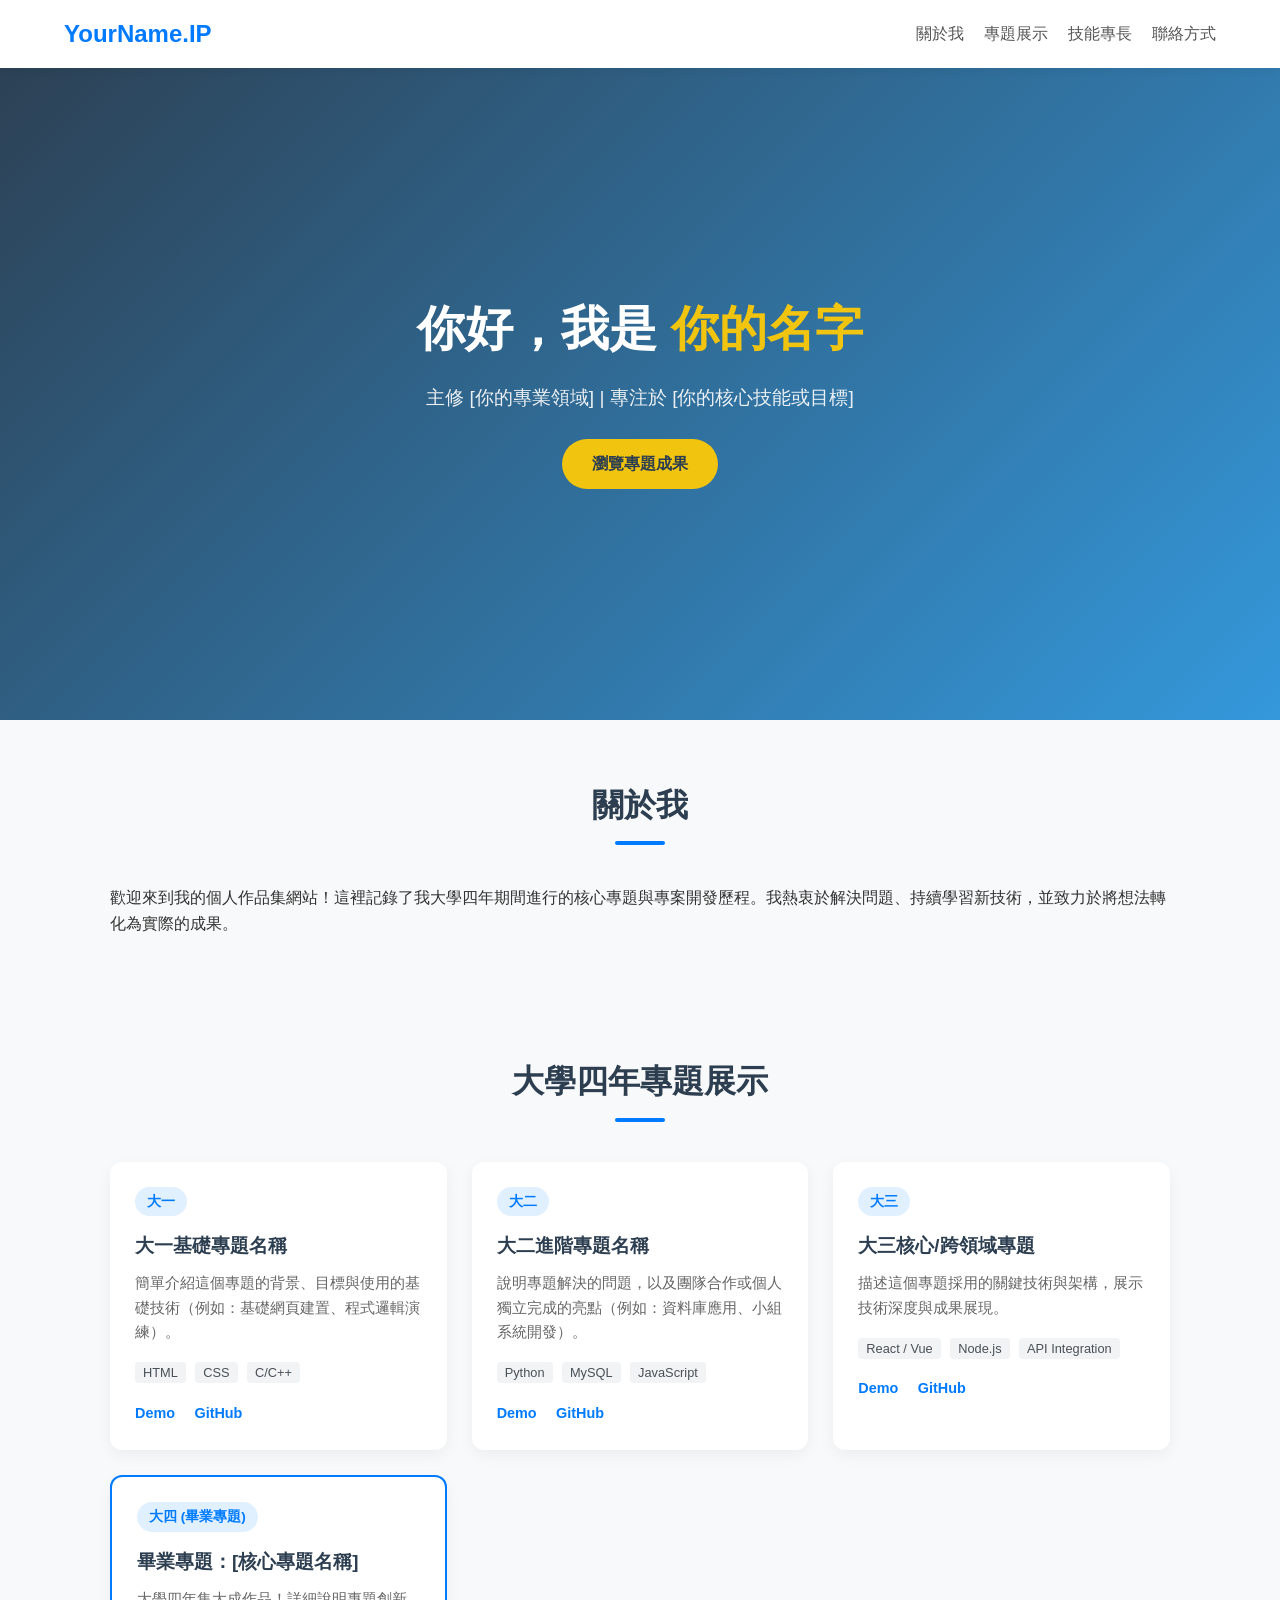
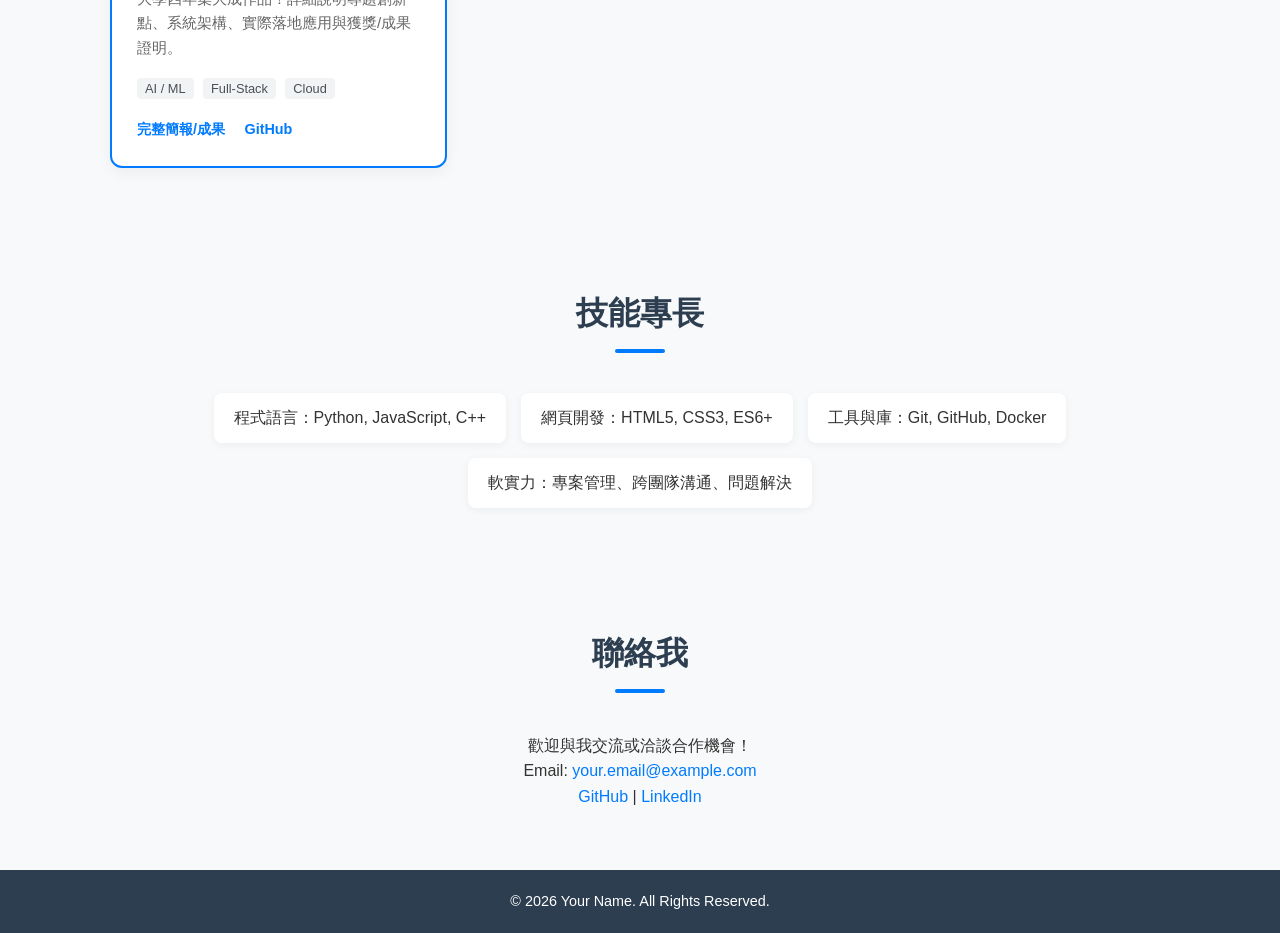
<file: INDEX.html>
<!DOCTYPE html>
<html lang="zh-Hant">
<head>
    <meta charset="UTF-8">
    <meta name="viewport" content="width=device-width, initial-scale=1.0">
    <title>個人作品集 | 大學四年成果展</title>
    <link rel="stylesheet" href="style.css">
</head>
<body>

    <!-- 導覽列 -->
    <header>
        <nav class="navbar">
            <div class="logo">YourName.IP</div>
            <ul class="nav-links">
                <li><a href="#about">關於我</a></li>
                <li><a href="#projects">專題展示</a></li>
                <li><a href="#skills">技能專長</a></li>
                <li><a href="#contact">聯絡方式</a></li>
            </ul>
        </nav>
    </header>

    <!-- 個人 Banner / Hero 區域 -->
    <section id="hero">
        <div class="hero-content">
            <h1>你好，我是 <span class="highlight">你的名字</span></h1>
            <p>主修 [你的專業領域] | 專注於 [你的核心技能或目標]</p>
            <a href="#projects" class="btn">瀏覽專題成果</a>
        </div>
    </section>

    <!-- 關於我 -->
    <section id="about" class="container">
        <h2>關於我</h2>
        <div class="about-content">
            <p>歡迎來到我的個人作品集網站！這裡記錄了我大學四年期間進行的核心專題與專案開發歷程。我熱衷於解決問題、持續學習新技術，並致力於將想法轉化為實際的成果。</p>
        </div>
    </section>

    <!-- 四年專題成果展示區 -->
    <section id="projects" class="container">
        <h2>大學四年專題展示</h2>
        <div class="project-grid">

            <!-- 大一專題 -->
            <div class="project-card">
                <div class="project-tag">大一</div>
                <h3>大一基礎專題名稱</h3>
                <p>簡單介紹這個專題的背景、目標與使用的基礎技術（例如：基礎網頁建置、程式邏輯演練）。</p>
                <div class="tech-stack">
                    <span>HTML</span> <span>CSS</span> <span>C/C++</span>
                </div>
                <div class="project-links">
                    <a href="#" target="_blank">Demo</a>
                    <a href="#" target="_blank">GitHub</a>
                </div>
            </div>

            <!-- 大二專題 -->
            <div class="project-card">
                <div class="project-tag">大二</div>
                <h3>大二進階專題名稱</h3>
                <p>說明專題解決的問題，以及團隊合作或個人獨立完成的亮點（例如：資料庫應用、小組系統開發）。</p>
                <div class="tech-stack">
                    <span>Python</span> <span>MySQL</span> <span>JavaScript</span>
                </div>
                <div class="project-links">
                    <a href="#" target="_blank">Demo</a>
                    <a href="#" target="_blank">GitHub</a>
                </div>
            </div>

            <!-- 大三專題 -->
            <div class="project-card">
                <div class="project-tag">大三</div>
                <h3>大三核心/跨領域專題</h3>
                <p>描述這個專題採用的關鍵技術與架構，展示技術深度與成果展現。</p>
                <div class="tech-stack">
                    <span>React / Vue</span> <span>Node.js</span> <span>API Integration</span>
                </div>
                <div class="project-links">
                    <a href="#" target="_blank">Demo</a>
                    <a href="#" target="_blank">GitHub</a>
                </div>
            </div>

            <!-- 大四畢業專題 (畢業設計) -->
            <div class="project-card highlight-card">
                <div class="project-tag">大四 (畢業專題)</div>
                <h3>畢業專題：[核心專題名稱]</h3>
                <p>大學四年集大成作品！詳細說明專題創新點、系統架構、實際落地應用與獲獎/成果證明。</p>
                <div class="tech-stack">
                    <span>AI / ML</span> <span>Full-Stack</span> <span>Cloud</span>
                </div>
                <div class="project-links">
                    <a href="#" target="_blank">完整簡報/成果</a>
                    <a href="#" target="_blank">GitHub</a>
                </div>
            </div>

        </div>
    </section>

    <!-- 技能專長 -->
    <section id="skills" class="container">
        <h2>技能專長</h2>
        <div class="skills-list">
            <span class="skill-item">程式語言：Python, JavaScript, C++</span>
            <span class="skill-item">網頁開發：HTML5, CSS3, ES6+</span>
            <span class="skill-item">工具與庫：Git, GitHub, Docker</span>
            <span class="skill-item">軟實力：專案管理、跨團隊溝通、問題解決</span>
        </div>
    </section>

    <!-- 聯絡方式 -->
    <section id="contact" class="container">
        <h2>聯絡我</h2>
        <p>歡迎與我交流或洽談合作機會！</p>
        <p>Email: <a href="mailto:your.email@example.com">your.email@example.com</a></p>
        <div class="social-links">
            <a href="https://github.com/yourusername" target="_blank">GitHub</a> |
            <a href="https://linkedin.com/in/yourusername" target="_blank">LinkedIn</a>
        </div>
    </section>

    <footer>
        <p>&copy; 2026 Your Name. All Rights Reserved.</p>
    </footer>

    <script src="script.js"></script>
</body>
</html>
</file>
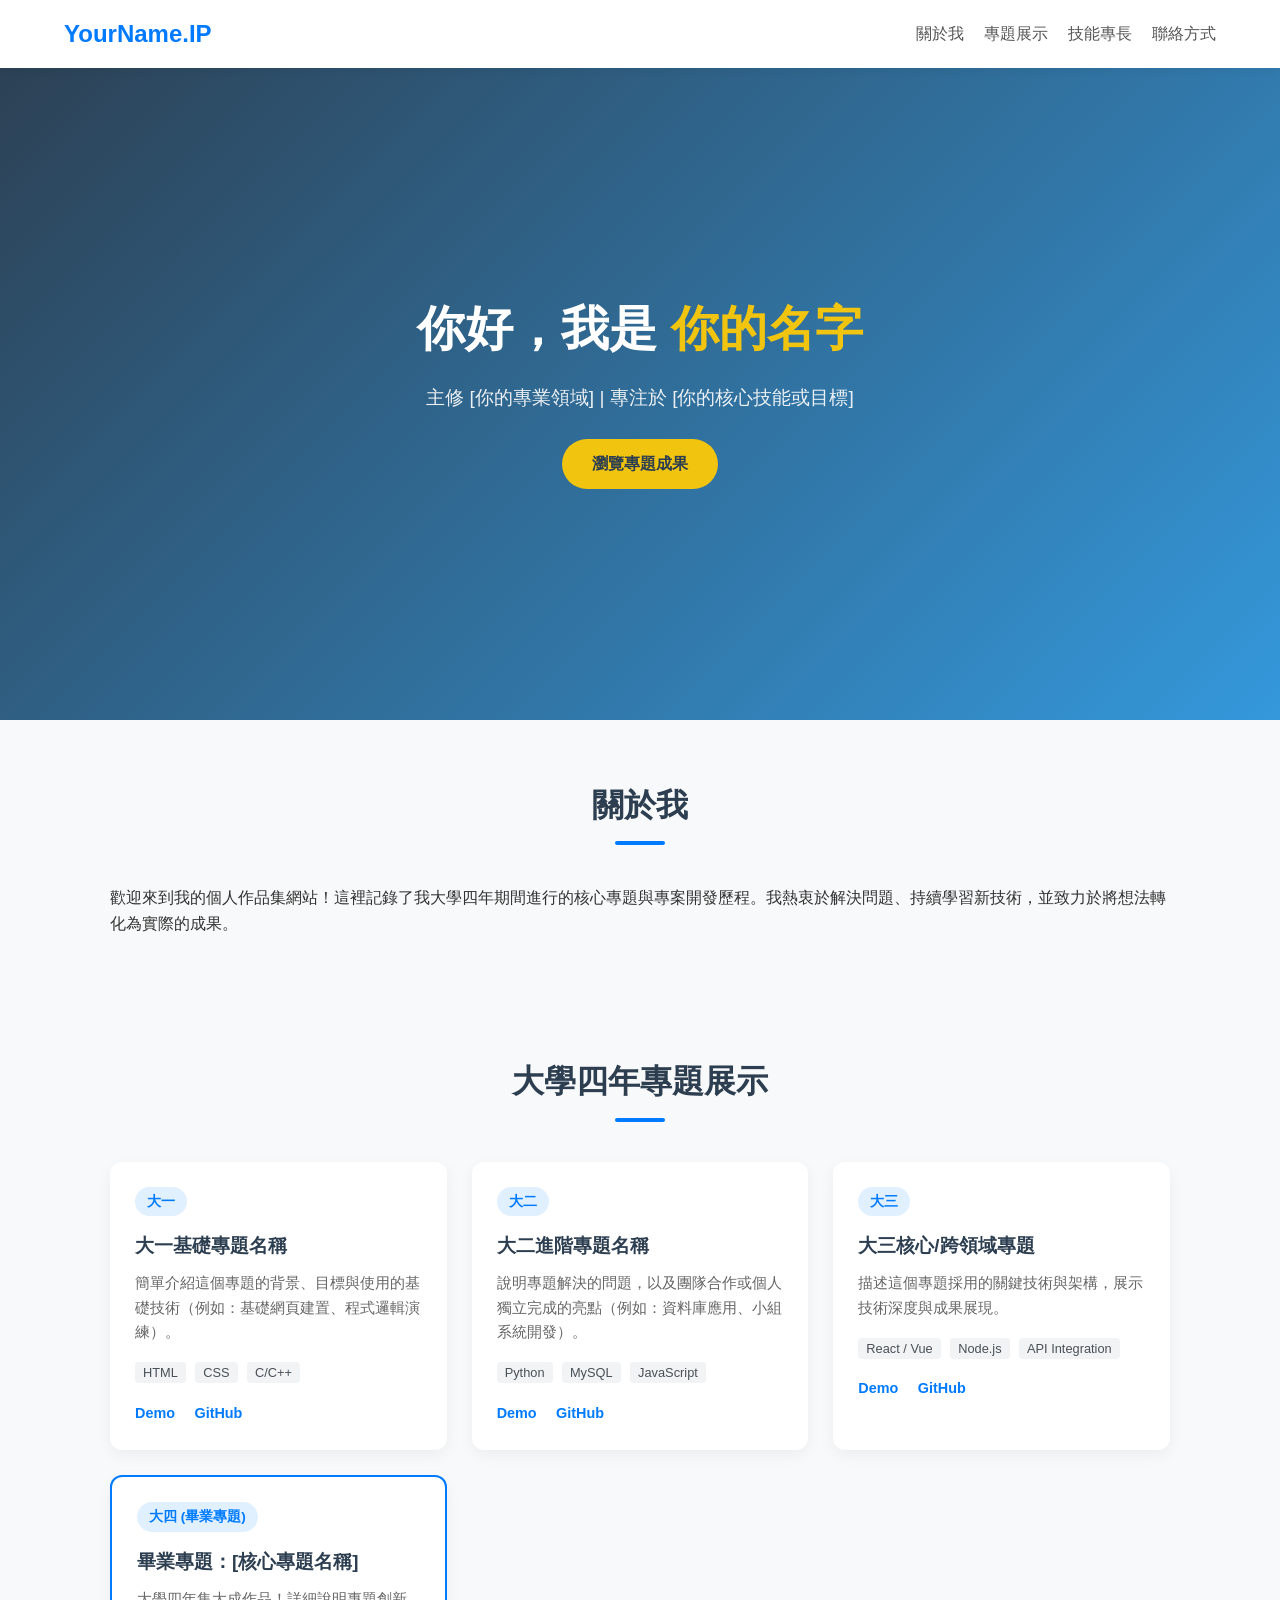
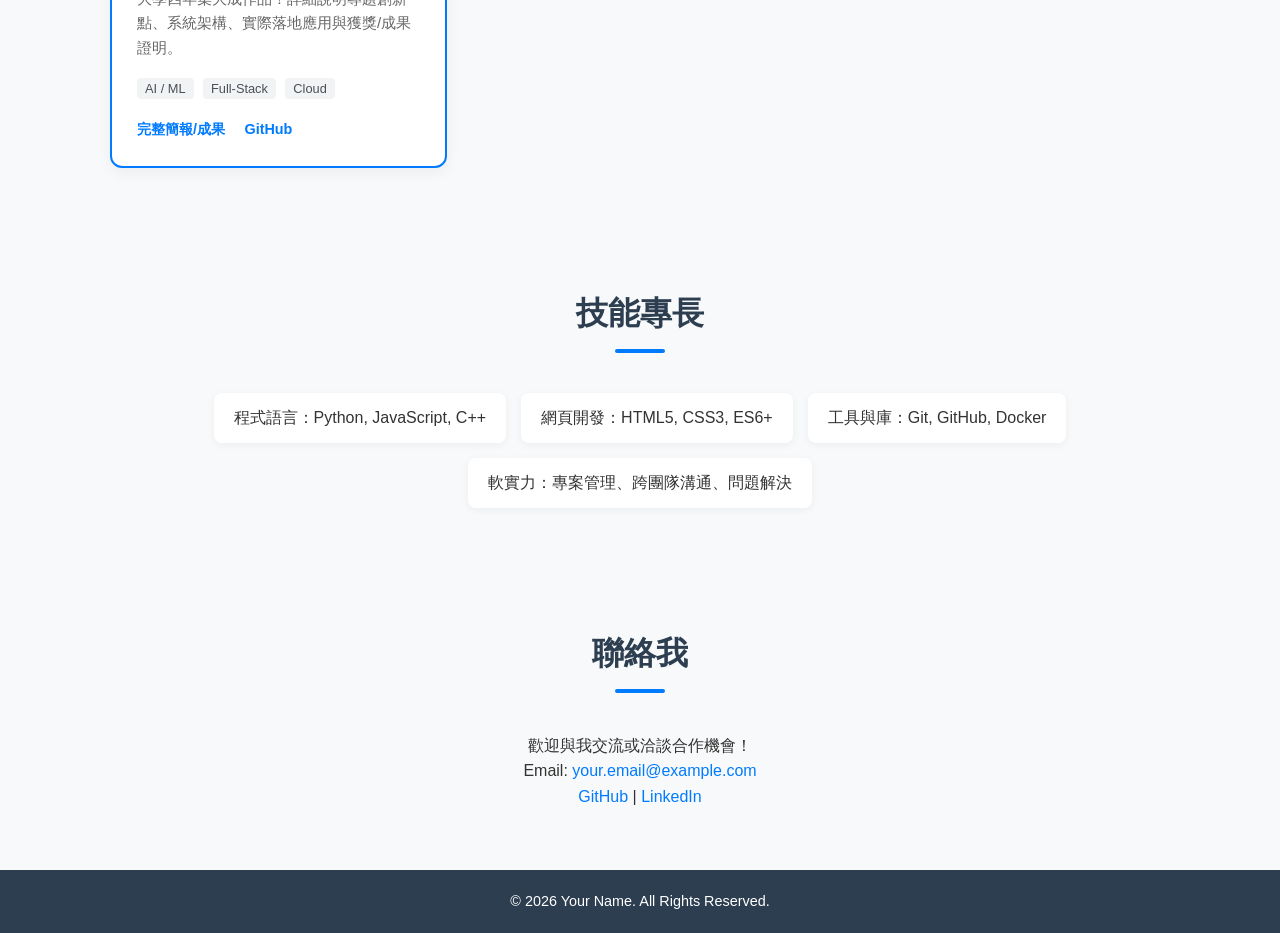
<file: index.html>
<!DOCTYPE html>
<html lang="zh-Hant">
<head>
    <meta charset="UTF-8">
    <meta name="viewport" content="width=device-width, initial-scale=1.0">
    <title>個人作品集 | 大學四年成果展</title>
    <link rel="stylesheet" href="style.css">
</head>
<body>

    <!-- 導覽列 -->
    <header>
        <nav class="navbar">
            <div class="logo">YourName.IP</div>
            <ul class="nav-links">
                <li><a href="#about">關於我</a></li>
                <li><a href="#projects">專題展示</a></li>
                <li><a href="#skills">技能專長</a></li>
                <li><a href="#contact">聯絡方式</a></li>
            </ul>
        </nav>
    </header>

    <!-- 個人 Banner / Hero 區域 -->
    <section id="hero">
        <div class="hero-content">
            <h1>你好，我是 <span class="highlight">你的名字</span></h1>
            <p>主修 [你的專業領域] | 專注於 [你的核心技能或目標]</p>
            <a href="#projects" class="btn">瀏覽專題成果</a>
        </div>
    </section>

    <!-- 關於我 -->
    <section id="about" class="container">
        <h2>關於我</h2>
        <div class="about-content">
            <p>歡迎來到我的個人作品集網站！這裡記錄了我大學四年期間進行的核心專題與專案開發歷程。我熱衷於解決問題、持續學習新技術，並致力於將想法轉化為實際的成果。</p>
        </div>
    </section>

    <!-- 四年專題成果展示區 -->
    <section id="projects" class="container">
        <h2>大學四年專題展示</h2>
        <div class="project-grid">

            <!-- 大一專題 -->
            <div class="project-card">
                <div class="project-tag">大一</div>
                <h3>大一基礎專題名稱</h3>
                <p>簡單介紹這個專題的背景、目標與使用的基礎技術（例如：基礎網頁建置、程式邏輯演練）。</p>
                <div class="tech-stack">
                    <span>HTML</span> <span>CSS</span> <span>C/C++</span>
                </div>
                <div class="project-links">
                    <a href="#" target="_blank">Demo</a>
                    <a href="#" target="_blank">GitHub</a>
                </div>
            </div>

            <!-- 大二專題 -->
            <div class="project-card">
                <div class="project-tag">大二</div>
                <h3>大二進階專題名稱</h3>
                <p>說明專題解決的問題，以及團隊合作或個人獨立完成的亮點（例如：資料庫應用、小組系統開發）。</p>
                <div class="tech-stack">
                    <span>Python</span> <span>MySQL</span> <span>JavaScript</span>
                </div>
                <div class="project-links">
                    <a href="#" target="_blank">Demo</a>
                    <a href="#" target="_blank">GitHub</a>
                </div>
            </div>

            <!-- 大三專題 -->
            <div class="project-card">
                <div class="project-tag">大三</div>
                <h3>大三核心/跨領域專題</h3>
                <p>描述這個專題採用的關鍵技術與架構，展示技術深度與成果展現。</p>
                <div class="tech-stack">
                    <span>React / Vue</span> <span>Node.js</span> <span>API Integration</span>
                </div>
                <div class="project-links">
                    <a href="#" target="_blank">Demo</a>
                    <a href="#" target="_blank">GitHub</a>
                </div>
            </div>

            <!-- 大四畢業專題 (畢業設計) -->
            <div class="project-card highlight-card">
                <div class="project-tag">大四 (畢業專題)</div>
                <h3>畢業專題：[核心專題名稱]</h3>
                <p>大學四年集大成作品！詳細說明專題創新點、系統架構、實際落地應用與獲獎/成果證明。</p>
                <div class="tech-stack">
                    <span>AI / ML</span> <span>Full-Stack</span> <span>Cloud</span>
                </div>
                <div class="project-links">
                    <a href="#" target="_blank">完整簡報/成果</a>
                    <a href="#" target="_blank">GitHub</a>
                </div>
            </div>

        </div>
    </section>

    <!-- 技能專長 -->
    <section id="skills" class="container">
        <h2>技能專長</h2>
        <div class="skills-list">
            <span class="skill-item">程式語言：Python, JavaScript, C++</span>
            <span class="skill-item">網頁開發：HTML5, CSS3, ES6+</span>
            <span class="skill-item">工具與庫：Git, GitHub, Docker</span>
            <span class="skill-item">軟實力：專案管理、跨團隊溝通、問題解決</span>
        </div>
    </section>

    <!-- 聯絡方式 -->
    <section id="contact" class="container">
        <h2>聯絡我</h2>
        <p>歡迎與我交流或洽談合作機會！</p>
        <p>Email: <a href="mailto:your.email@example.com">your.email@example.com</a></p>
        <div class="social-links">
            <a href="https://github.com/yourusername" target="_blank">GitHub</a> |
            <a href="https://linkedin.com/in/yourusername" target="_blank">LinkedIn</a>
        </div>
    </section>

    <footer>
        <p>&copy; 2026 Your Name. All Rights Reserved.</p>
    </footer>

    <script src="script.js"></script>
</body>
</html>
</file>
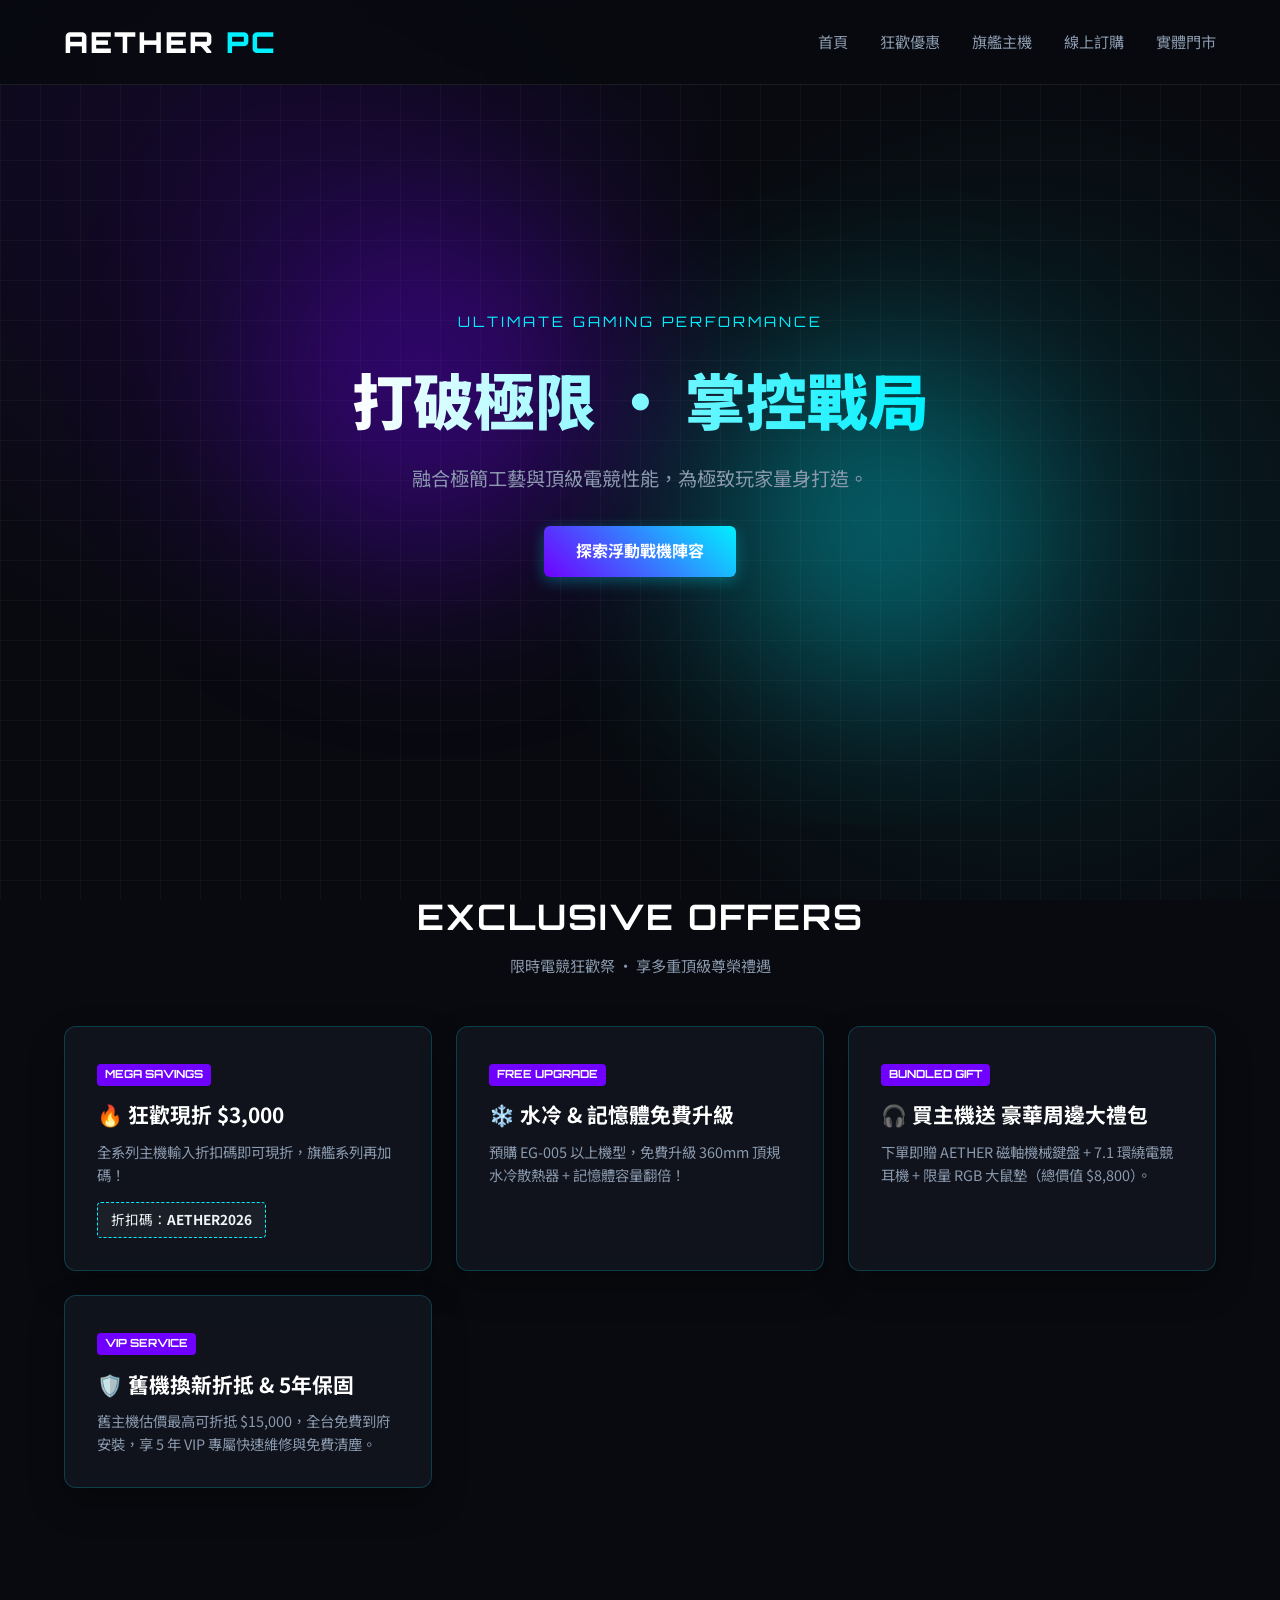
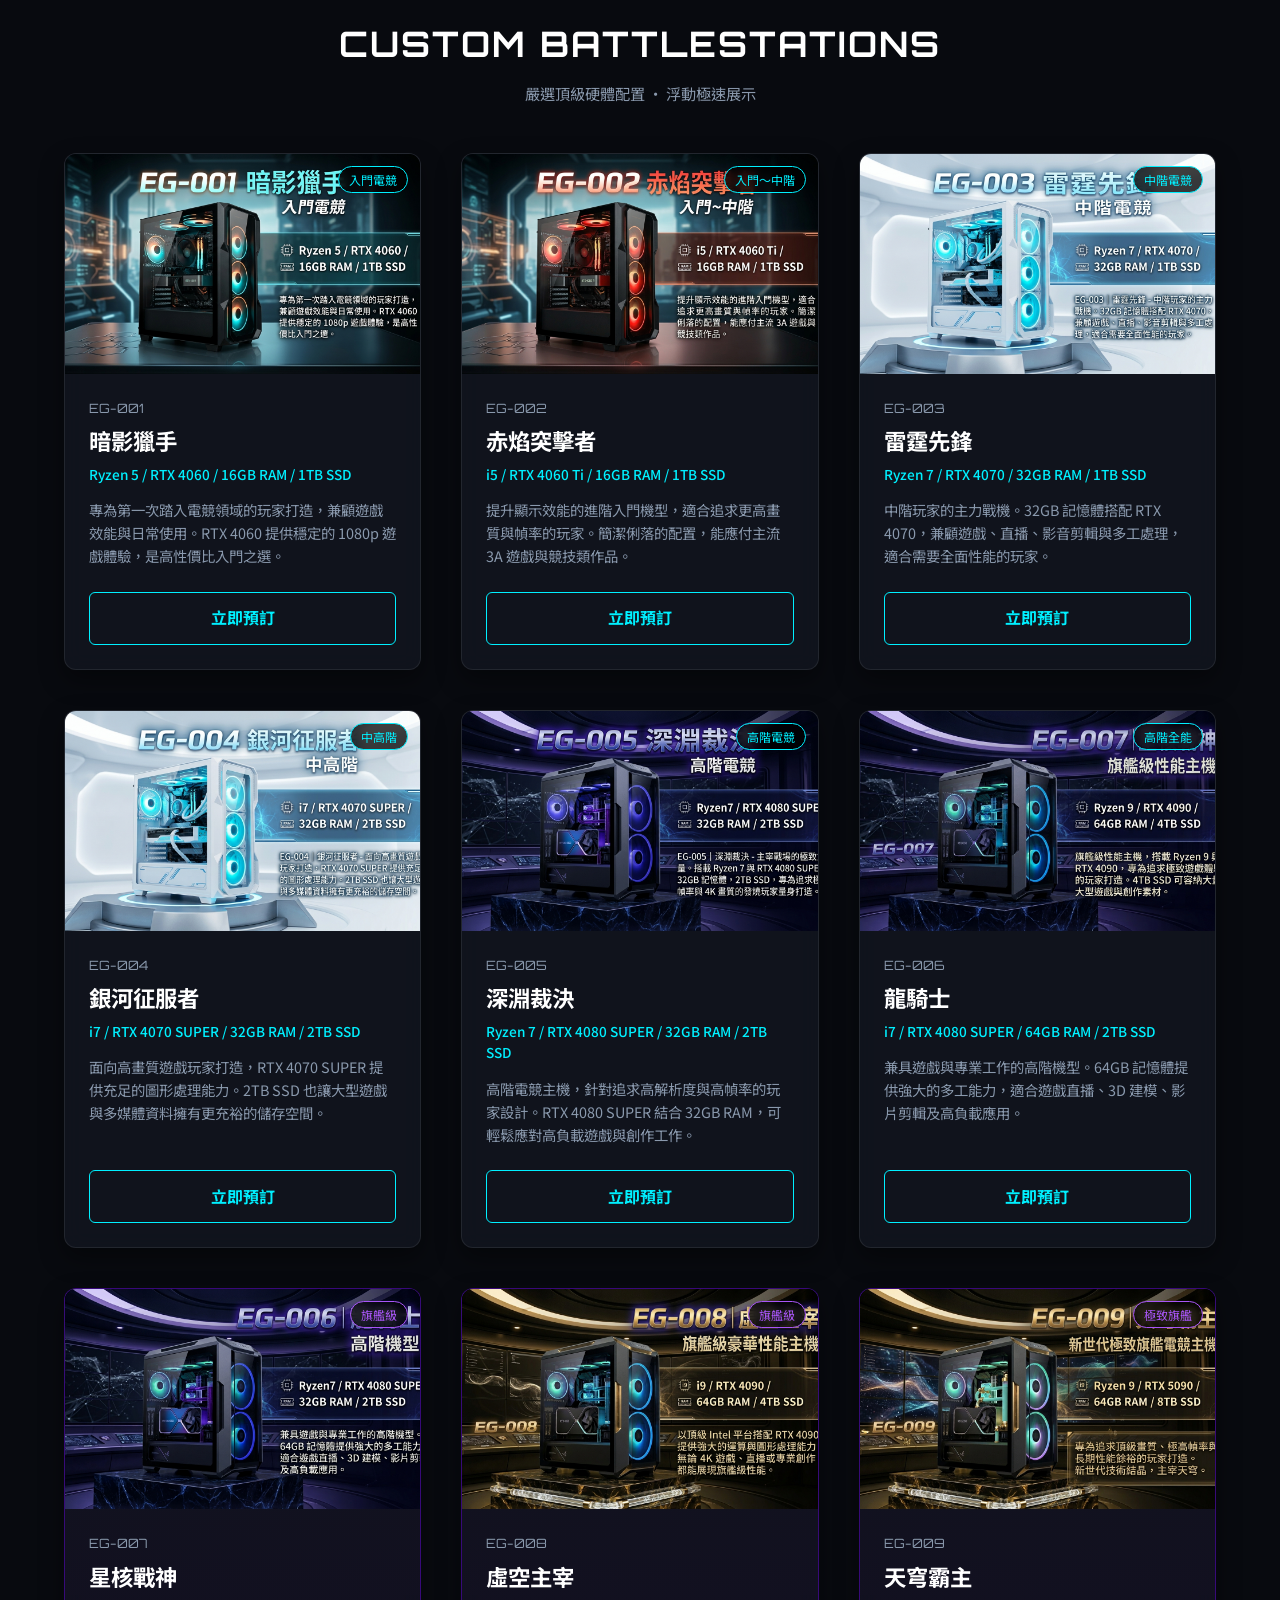
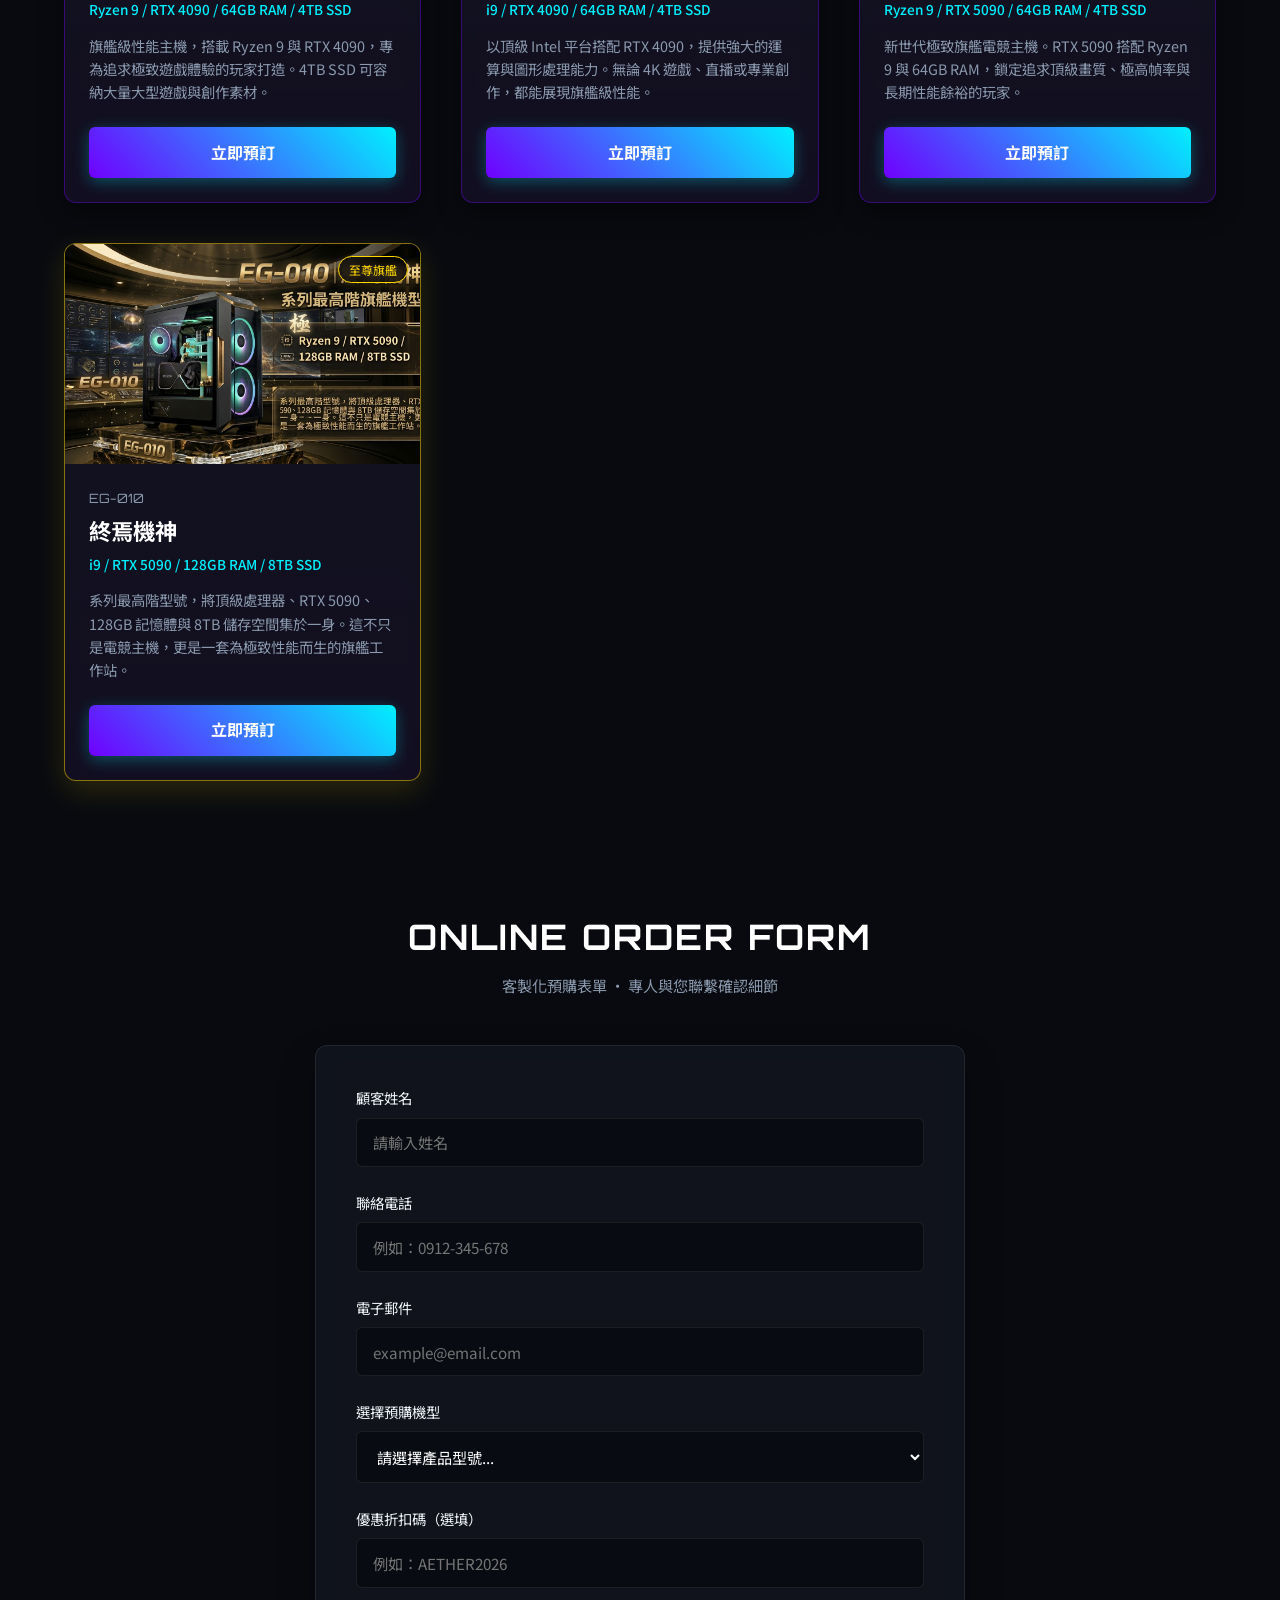
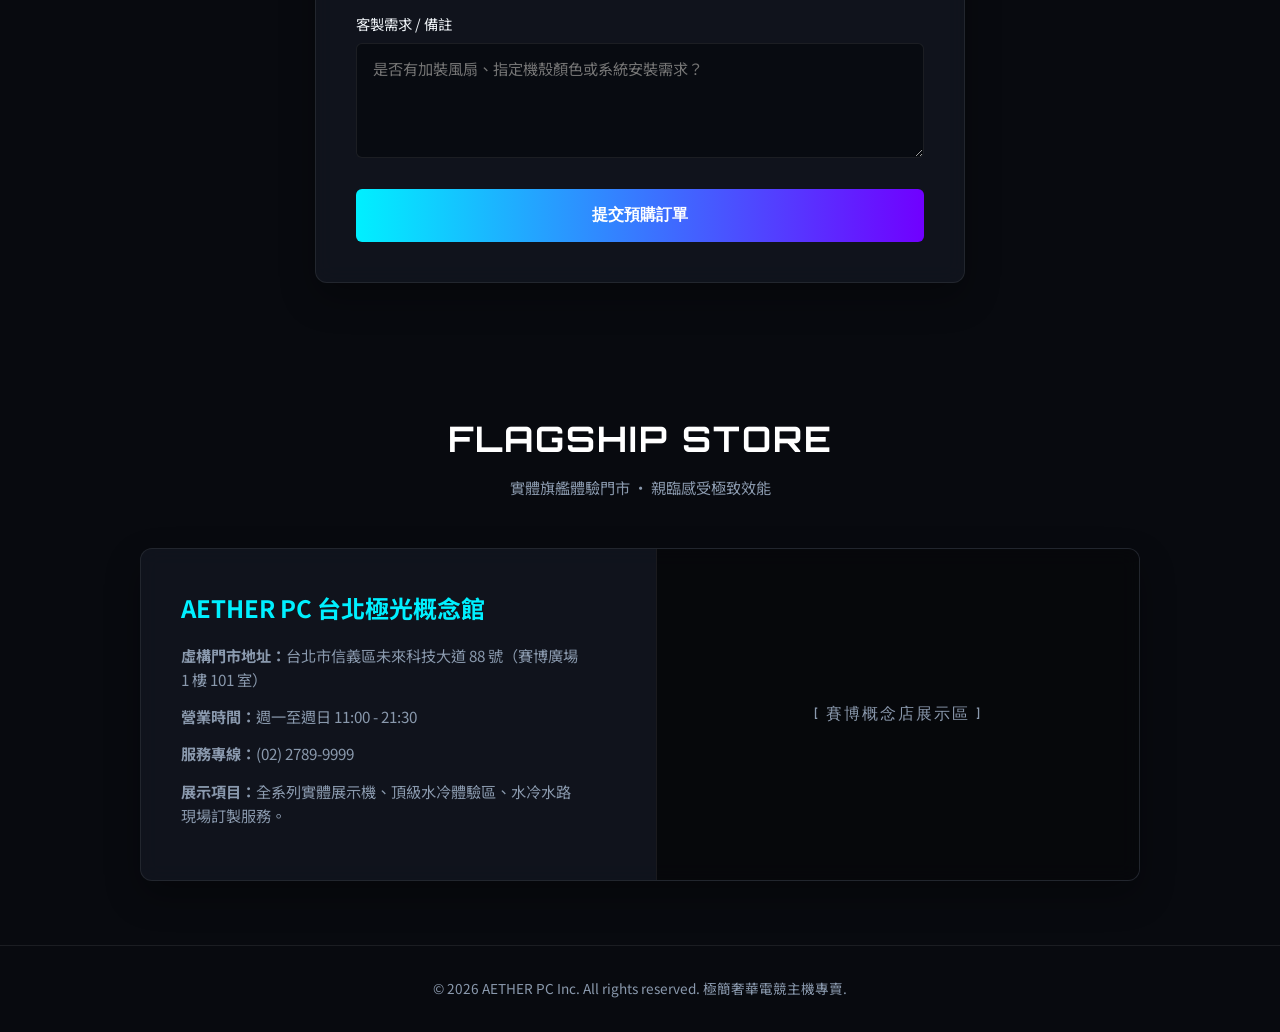
<file: bbcom/index.html>
<!DOCTYPE html>
<html lang="zh-TW">
<head>
    <meta charset="UTF-8">
    <meta name="viewport" content="width=device-width, initial-scale=1.0">
    <title>AETHER PC | 頂級電競客製化主機</title>
    <!-- 引入外部 CSS -->
    <link rel="stylesheet" href="style.css">
    <!-- Google Fonts 質感字體 -->
    <link rel="preconnect" href="https://fonts.googleapis.com">
    <link rel="preconnect" href="https://fonts.gstatic.com" crossorigin>
    <link href="https://fonts.googleapis.com/css2?family=Orbitron:wght@500;700;900&family=Noto+Sans+TC:wght@300;400;700&display=swap" rel="stylesheet">
</head>
<body>

    <!-- 頂部導覽列 -->
    <header class="navbar">
        <div class="logo">AETHER <span>PC</span></div>
        <nav>
            <ul>
                <li><a href="#hero">首頁</a></li>
                <li><a href="#promo">狂歡優惠</a></li>
                <li><a href="#products">旗艦主機</a></li>
                <li><a href="#order">線上訂購</a></li>
                <li><a href="#store">實體門市</a></li>
            </ul>
        </nav>
    </header>

    <!-- Hero 主視覺 Banner -->
    <section id="hero" class="hero-section">
        <div class="hero-bg-effects">
            <div class="glow-orb orb-1"></div>
            <div class="glow-orb orb-2"></div>
        </div>
        <div class="hero-content">
            <span class="subtitle">ULTIMATE GAMING PERFORMANCE</span>
            <h1>打破極限 · 掌控戰局</h1>
            <p>融合極簡工藝與頂級電競性能，為極致玩家量身打造。</p>
            <a href="#products" class="btn btn-primary">探索浮動戰機陣容</a>
        </div>
    </section>

    <!-- 加碼升級優惠宣傳區塊 -->
    <section id="promo" class="promo-section">
        <div class="section-title">
            <h2>EXCLUSIVE OFFERS</h2>
            <p>限時電競狂歡祭 ‧ 享多重頂級尊榮禮遇</p>
        </div>

        <div class="promo-grid">
            <!-- 優惠 1 -->
            <div class="promo-card float-element">
                <div class="promo-tag">MEGA SAVINGS</div>
                <h3>🔥 狂歡現折 $3,000</h3>
                <p>全系列主機輸入折扣碼即可現折，旗艦系列再加碼！</p>
                <div class="promo-code">折扣碼：<strong>AETHER2026</strong></div>
            </div>

            <!-- 優惠 2 -->
            <div class="promo-card float-element">
                <div class="promo-tag">FREE UPGRADE</div>
                <h3>❄️ 水冷 & 記憶體免費升級</h3>
                <p>預購 EG-005 以上機型，免費升級 360mm 頂規水冷散熱器 + 記憶體容量翻倍！</p>
            </div>

            <!-- 優惠 3 -->
            <div class="promo-card float-element">
                <div class="promo-tag">BUNDLED GIFT</div>
                <h3>🎧 買主機送 豪華周邊大禮包</h3>
                <p>下單即贈 AETHER 磁軸機械鍵盤 + 7.1 環繞電競耳機 + 限量 RGB 大鼠墊（總價值 $8,800）。</p>
            </div>

            <!-- 優惠 4 -->
            <div class="promo-card float-element">
                <div class="promo-tag">VIP SERVICE</div>
                <h3>🛡️ 舊機換新折抵 & 5年保固</h3>
                <p>舊主機估價最高可折抵 $15,000，全台免費到府安裝，享 5 年 VIP 專屬快速維修與免費清塵。</p>
            </div>
        </div>
    </section>

    <!-- 商品列表 (浮動式卡片) -->
    <section id="products" class="products-section">
        <div class="section-title">
            <h2>CUSTOM BATTLESTATIONS</h2>
            <p>嚴選頂級硬體配置 ‧ 浮動極速展示</p>
        </div>

        <div class="product-grid">

            <!-- EG-001 -->
            <div class="product-card float-card">
                <div class="card-img">
                    <img src="images/01.jpg" alt="暗影獵手">
                    <span class="badge">入門電競</span>
                </div>
                <div class="card-info">
                    <span class="model-id">EG-001</span>
                    <h3>暗影獵手</h3>
                    <p class="specs">Ryzen 5 / RTX 4060 / 16GB RAM / 1TB SSD</p>
                    <p class="desc">專為第一次踏入電競領域的玩家打造，兼顧遊戲效能與日常使用。RTX 4060 提供穩定的 1080p 遊戲體驗，是高性價比入門之選。</p>
                    <a href="#order" class="btn btn-secondary">立即預訂</a>
                </div>
            </div>

            <!-- EG-002 -->
            <div class="product-card float-card">
                <div class="card-img">
                    <img src="images/02.jpg" alt="赤焰突擊者">
                    <span class="badge">入門～中階</span>
                </div>
                <div class="card-info">
                    <span class="model-id">EG-002</span>
                    <h3>赤焰突擊者</h3>
                    <p class="specs">i5 / RTX 4060 Ti / 16GB RAM / 1TB SSD</p>
                    <p class="desc">提升顯示效能的進階入門機型，適合追求更高畫質與幀率的玩家。簡潔俐落的配置，能應付主流 3A 遊戲與競技類作品。</p>
                    <a href="#order" class="btn btn-secondary">立即預訂</a>
                </div>
            </div>

            <!-- EG-003 -->
            <div class="product-card float-card">
                <div class="card-img">
                    <img src="images/03.jpg" alt="雷霆先鋒">
                    <span class="badge">中階電競</span>
                </div>
                <div class="card-info">
                    <span class="model-id">EG-003</span>
                    <h3>雷霆先鋒</h3>
                    <p class="specs">Ryzen 7 / RTX 4070 / 32GB RAM / 1TB SSD</p>
                    <p class="desc">中階玩家的主力戰機。32GB 記憶體搭配 RTX 4070，兼顧遊戲、直播、影音剪輯與多工處理，適合需要全面性能的玩家。</p>
                    <a href="#order" class="btn btn-secondary">立即預訂</a>
                </div>
            </div>

            <!-- EG-004 -->
            <div class="product-card float-card">
                <div class="card-img">
                    <img src="images/04.jpg" alt="銀河征服者">
                    <span class="badge">中高階</span>
                </div>
                <div class="card-info">
                    <span class="model-id">EG-004</span>
                    <h3>銀河征服者</h3>
                    <p class="specs">i7 / RTX 4070 SUPER / 32GB RAM / 2TB SSD</p>
                    <p class="desc">面向高畫質遊戲玩家打造，RTX 4070 SUPER 提供充足的圖形處理能力。2TB SSD 也讓大型遊戲與多媒體資料擁有更充裕的儲存空間。</p>
                    <a href="#order" class="btn btn-secondary">立即預訂</a>
                </div>
            </div>

            <!-- EG-005 -->
            <div class="product-card float-card">
                <div class="card-img">
                    <img src="images/05.jpg" alt="深淵裁決">
                    <span class="badge">高階電競</span>
                </div>
                <div class="card-info">
                    <span class="model-id">EG-005</span>
                    <h3>深淵裁決</h3>
                    <p class="specs">Ryzen 7 / RTX 4080 SUPER / 32GB RAM / 2TB SSD</p>
                    <p class="desc">高階電競主機，針對追求高解析度與高幀率的玩家設計。RTX 4080 SUPER 結合 32GB RAM，可輕鬆應對高負載遊戲與創作工作。</p>
                    <a href="#order" class="btn btn-secondary">立即預訂</a>
                </div>
            </div>

            <!-- EG-006 -->
            <div class="product-card float-card">
                <div class="card-img">
                    <img src="images/06.jpg" alt="龍騎士">
                    <span class="badge">高階全能</span>
                </div>
                <div class="card-info">
                    <span class="model-id">EG-006</span>
                    <h3>龍騎士</h3>
                    <p class="specs">i7 / RTX 4080 SUPER / 64GB RAM / 2TB SSD</p>
                    <p class="desc">兼具遊戲與專業工作的高階機型。64GB 記憶體提供強大的多工能力，適合遊戲直播、3D 建模、影片剪輯及高負載應用。</p>
                    <a href="#order" class="btn btn-secondary">立即預訂</a>
                </div>
            </div>

            <!-- EG-007 -->
            <div class="product-card float-card highlight">
                <div class="card-img">
                    <img src="images/07.jpg" alt="星核戰神">
                    <span class="badge badge-flagship">旗艦級</span>
                </div>
                <div class="card-info">
                    <span class="model-id">EG-007</span>
                    <h3>星核戰神</h3>
                    <p class="specs">Ryzen 9 / RTX 4090 / 64GB RAM / 4TB SSD</p>
                    <p class="desc">旗艦級性能主機，搭載 Ryzen 9 與 RTX 4090，專為追求極致遊戲體驗的玩家打造。4TB SSD 可容納大量大型遊戲與創作素材。</p>
                    <a href="#order" class="btn btn-primary">立即預訂</a>
                </div>
            </div>

            <!-- EG-008 -->
            <div class="product-card float-card highlight">
                <div class="card-img">
                    <img src="images/08.jpg" alt="虛空主宰">
                    <span class="badge badge-flagship">旗艦級</span>
                </div>
                <div class="card-info">
                    <span class="model-id">EG-008</span>
                    <h3>虛空主宰</h3>
                    <p class="specs">i9 / RTX 4090 / 64GB RAM / 4TB SSD</p>
                    <p class="desc">以頂級 Intel 平台搭配 RTX 4090，提供強大的運算與圖形處理能力。無論 4K 遊戲、直播或專業創作，都能展現旗艦級性能。</p>
                    <a href="#order" class="btn btn-primary">立即預訂</a>
                </div>
            </div>

            <!-- EG-009 -->
            <div class="product-card float-card highlight">
                <div class="card-img">
                    <img src="images/09.jpg" alt="天穹霸主">
                    <span class="badge badge-flagship">極致旗艦</span>
                </div>
                <div class="card-info">
                    <span class="model-id">EG-009</span>
                    <h3>天穹霸主</h3>
                    <p class="specs">Ryzen 9 / RTX 5090 / 64GB RAM / 4TB SSD</p>
                    <p class="desc">新世代極致旗艦電競主機。RTX 5090 搭配 Ryzen 9 與 64GB RAM，鎖定追求頂級畫質、極高幀率與長期性能餘裕的玩家。</p>
                    <a href="#order" class="btn btn-primary">立即預訂</a>
                </div>
            </div>

            <!-- EG-010 -->
            <div class="product-card float-card highlight god-tier">
                <div class="card-img">
                    <img src="images/10.jpg" alt="終焉機神">
                    <span class="badge badge-god">至尊旗艦</span>
                </div>
                <div class="card-info">
                    <span class="model-id">EG-010</span>
                    <h3>終焉機神</h3>
                    <p class="specs">i9 / RTX 5090 / 128GB RAM / 8TB SSD</p>
                    <p class="desc">系列最高階型號，將頂級處理器、RTX 5090、128GB 記憶體與 8TB 儲存空間集於一身。這不只是電競主機，更是一套為極致性能而生的旗艦工作站。</p>
                    <a href="#order" class="btn btn-primary">立即預訂</a>
                </div>
            </div>

        </div>
    </section>

    <!-- 線上訂購單區塊 -->
    <section id="order" class="order-section">
        <div class="section-title">
            <h2>ONLINE ORDER FORM</h2>
            <p>客製化預購表單 ‧ 專人與您聯繫確認細節</p>
        </div>

        <form class="order-form float-element" onsubmit="event.preventDefault(); alert('感謝您的預購！專員將於 24 小時內聯繫您。');">
            <div class="form-group">
                <label for="name">顧客姓名</label>
                <input type="text" id="name" placeholder="請輸入姓名" required>
            </div>

            <div class="form-group">
                <label for="phone">聯絡電話</label>
                <input type="tel" id="phone" placeholder="例如：0912-345-678" required>
            </div>

            <div class="form-group">
                <label for="email">電子郵件</label>
                <input type="email" id="email" placeholder="example@email.com" required>
            </div>

            <div class="form-group">
                <label for="product-select">選擇預購機型</label>
                <select id="product-select" required>
                    <option value="" disabled selected>請選擇產品型號...</option>
                    <option value="EG-001">EG-001 暗影獵手 (Ryzen 5 / RTX 4060)</option>
                    <option value="EG-002">EG-002 赤焰突擊者 (i5 / RTX 4060 Ti)</option>
                    <option value="EG-003">EG-003 雷霆先鋒 (Ryzen 7 / RTX 4070)</option>
                    <option value="EG-004">EG-004 銀河征服者 (i7 / RTX 4070 SUPER)</option>
                    <option value="EG-005">EG-005 深淵裁決 (Ryzen 7 / RTX 4080 SUPER)</option>
                    <option value="EG-006">EG-006 龍騎士 (i7 / RTX 4080 SUPER / 64G)</option>
                    <option value="EG-007">EG-007 星核戰神 (Ryzen 9 / RTX 4090)</option>
                    <option value="EG-008">EG-008 虛空主宰 (i9 / RTX 4090)</option>
                    <option value="EG-009">EG-009 天穹霸主 (Ryzen 9 / RTX 5090)</option>
                    <option value="EG-010">EG-010 終焉機神 (i9 / RTX 5090 / 128G)</option>
                </select>
            </div>

            <div class="form-group">
                <label for="coupon">優惠折扣碼（選填）</label>
                <input type="text" id="coupon" placeholder="例如：AETHER2026">
            </div>

            <div class="form-group">
                <label for="note">客製需求 / 備註</label>
                <textarea id="note" rows="4" placeholder="是否有加裝風扇、指定機殼顏色或系統安裝需求？"></textarea>
            </div>

            <button type="submit" class="btn btn-submit">提交預購訂單</button>
        </form>
    </section>

    <!-- 實體門市區塊 -->
    <section id="store" class="store-section">
        <div class="section-title">
            <h2>FLAGSHIP STORE</h2>
            <p>實體旗艦體驗門市 ‧ 親臨感受極致效能</p>
        </div>

        <div class="store-container float-element">
            <div class="store-info">
                <h3>AETHER PC 台北極光概念館</h3>
                <p><strong>虛構門市地址：</strong>台北市信義區未來科技大道 88 號（賽博廣場 1 樓 101 室）</p>
                <p><strong>營業時間：</strong>週一至週日 11:00 - 21:30</p>
                <p><strong>服務專線：</strong>(02) 2789-9999</p>
                <p><strong>展示項目：</strong>全系列實體展示機、頂級水冷體驗區、水冷水路現場訂製服務。</p>
            </div>
            <div class="store-box">
                <div class="store-placeholder">
                    <span>[ 賽博概念店展示區 ]</span>
                </div>
            </div>
        </div>
    </section>

    <!-- 頁尾 -->
    <footer class="footer">
        <p>&copy; 2026 AETHER PC Inc. All rights reserved. 極簡奢華電競主機專賣.</p>
    </footer>

</body>
</html>
</file>
<file: style.css>
/* 全局樣式重置與基本設定 */
* {
    margin: 0;
    padding: 0;
    box-sizing: border-box;
    font-family: 'Segoe UI', Tahoma, Geneva, Verdana, sans-serif;
}

body {
    background-color: #f8f9fa;
    color: #333;
    line-height: 1.6;
}

.container {
    max-width: 1100px;
    margin: 0 auto;
    padding: 60px 20px;
}

h2 {
    text-align: center;
    font-size: 2rem;
    margin-bottom: 40px;
    color: #2c3e50;
    position: relative;
}

h2::after {
    content: '';
    display: block;
    width: 50px;
    height: 4px;
    background: #007bff;
    margin: 10px auto 0;
    border-radius: 2px;
}

/* 導覽列 */
.navbar {
    display: flex;
    justify-content: space-between;
    align-items: center;
    background: #ffffff;
    padding: 15px 5%;
    box-shadow: 0 2px 10px rgba(0, 0, 0, 0.05);
    position: fixed;
    width: 100%;
    top: 0;
    z-index: 1000;
}

.logo {
    font-size: 1.5rem;
    font-weight: bold;
    color: #007bff;
}

.nav-links {
    display: flex;
    list-style: none;
}

.nav-links li a {
    text-decoration: none;
    color: #555;
    margin-left: 20px;
    font-weight: 500;
    transition: color 0.3s;
}

.nav-links li a:hover {
    color: #007bff;
}

/* Banner 區域 */
#hero {
    height: 80vh;
    background: linear-gradient(135deg, #2c3e50, #3498db);
    color: #fff;
    display: flex;
    justify-content: center;
    align-items: center;
    text-align: center;
    padding-top: 60px;
}

.hero-content h1 {
    font-size: 3rem;
    margin-bottom: 15px;
}

.highlight {
    color: #f1c40f;
}

.hero-content p {
    font-size: 1.2rem;
    margin-bottom: 25px;
    opacity: 0.9;
}

.btn {
    display: inline-block;
    padding: 12px 30px;
    background: #f1c40f;
    color: #2c3e50;
    text-decoration: none;
    font-weight: bold;
    border-radius: 25px;
    transition: transform 0.2s, background 0.2s;
}

.btn:hover {
    background: #e1b107;
    transform: translateY(-3px);
}

/* 專題區塊卡片設計 */
.project-grid {
    display: grid;
    grid-template-columns: repeat(auto-fit, minmax(280px, 1fr));
    gap: 25px;
}

.project-card {
    background: #fff;
    padding: 25px;
    border-radius: 12px;
    box-shadow: 0 5px 15px rgba(0, 0, 0, 0.05);
    position: relative;
    transition: transform 0.3s, box-shadow 0.3s;
}

.project-card:hover {
    transform: translateY(-8px);
    box-shadow: 0 10px 20px rgba(0, 0, 0, 0.1);
}

.highlight-card {
    border: 2px solid #007bff;
}

.project-tag {
    display: inline-block;
    background: #e1f0ff;
    color: #007bff;
    padding: 4px 12px;
    border-radius: 15px;
    font-size: 0.85rem;
    font-weight: bold;
    margin-bottom: 15px;
}

.project-card h3 {
    margin-bottom: 10px;
    color: #2c3e50;
}

.project-card p {
    color: #666;
    font-size: 0.95rem;
    margin-bottom: 15px;
}

.tech-stack {
    margin-bottom: 15px;
}

.tech-stack span {
    background: #f1f3f5;
    color: #495057;
    font-size: 0.8rem;
    padding: 3px 8px;
    border-radius: 4px;
    margin-right: 5px;
}

.project-links a {
    text-decoration: none;
    color: #007bff;
    font-weight: bold;
    margin-right: 15px;
    font-size: 0.9rem;
}

.project-links a:hover {
    text-decoration: underline;
}

/* 技能區 */
.skills-list {
    display: flex;
    flex-wrap: wrap;
    justify-content: center;
    gap: 15px;
}

.skill-item {
    background: #fff;
    padding: 12px 20px;
    border-radius: 8px;
    box-shadow: 0 2px 8px rgba(0,0,0,0.05);
    font-weight: 500;
}

/* 聯絡區與頁尾 */
#contact {
    text-align: center;
}

#contact a {
    color: #007bff;
    text-decoration: none;
}

footer {
    text-align: center;
    padding: 20px;
    background: #2c3e50;
    color: #fff;
    font-size: 0.9rem;
}
</file>
<file: bbcom/style.css>
/* ==========================================================================
   全域變數與重置 (Variables & Reset)
   ========================================================================== */
:root {
    --bg-main: #080A0F;          /* 更深邃的底色 */
    --bg-card: rgba(19, 23, 34, 0.75); /* 半透明玻璃質感 */
    --bg-hover: #1C2230;
    --accent-blue: #00F0FF;      /* 電競青藍 */
    --accent-purple: #7000FF;    /* 奢華高貴紫 */
    --accent-gold: #FFD700;      /* 旗艦金色 */
    --text-primary: #F0F4F8;     /* 主文字顏色 */
    --text-muted: #8A99AD;       /* 次要文字顏色 */
    --border-color: rgba(255, 255, 255, 0.08); /* 輕微透亮邊框 */
    --font-heading: 'Orbitron', sans-serif;
    --font-body: 'Noto Sans TC', sans-serif;
}

* {
    margin: 0;
    padding: 0;
    box-sizing: border-box;
}

/* 富有層次感的動態科技背景 */
body {
    background-color: var(--bg-main);
    background-image: 
        radial-gradient(circle at 20% 20%, rgba(112, 0, 255, 0.12) 0%, transparent 40%),
        radial-gradient(circle at 80% 60%, rgba(0, 240, 255, 0.1) 0%, transparent 40%),
        linear-gradient(rgba(255, 255, 255, 0.03) 1px, transparent 1px),
        linear-gradient(90deg, rgba(255, 255, 255, 0.03) 1px, transparent 1px);
    background-size: 100% 100%, 100% 100%, 40px 40px, 40px 40px;
    background-attachment: fixed;
    color: var(--text-primary);
    font-family: var(--font-body);
    line-height: 1.6;
    scroll-behavior: smooth;
    overflow-x: hidden;
}

/* ==========================================================================
   導覽列 (Navbar)
   ========================================================================== */
.navbar {
    display: flex;
    justify-content: space-between;
    align-items: center;
    padding: 1.2rem 5%;
    background-color: rgba(8, 10, 15, 0.85);
    backdrop-filter: blur(12px);
    position: fixed;
    top: 0;
    width: 100%;
    z-index: 1000;
    border-bottom: 1px solid var(--border-color);
}

.logo {
    font-family: var(--font-heading);
    font-size: 1.8rem;
    font-weight: 900;
    letter-spacing: 2px;
    color: #fff;
}

.logo span {
    color: var(--accent-blue);
}

.navbar nav ul {
    display: flex;
    list-style: none;
    gap: 2rem;
}

.navbar nav a {
    color: var(--text-muted);
    text-decoration: none;
    font-size: 0.95rem;
    transition: color 0.3s;
}

.navbar nav a:hover {
    color: var(--accent-blue);
}

/* ==========================================================================
   Hero 主視覺
   ========================================================================== */
.hero-section {
    height: 85vh;
    display: flex;
    align-items: center;
    justify-content: center;
    text-align: center;
    position: relative;
    padding: 0 1rem;
    margin-top: 60px;
}

.hero-bg-effects {
    position: absolute;
    width: 100%;
    height: 100%;
    top: 0;
    left: 0;
    overflow: hidden;
    z-index: -1;
}

.glow-orb {
    position: absolute;
    border-radius: 50%;
    filter: blur(100px);
    opacity: 0.4;
    animation: floatOrb 8s infinite alternate ease-in-out;
}

.orb-1 {
    width: 350px;
    height: 350px;
    background: var(--accent-purple);
    top: 20%;
    left: 20%;
}

.orb-2 {
    width: 300px;
    height: 300px;
    background: var(--accent-blue);
    bottom: 20%;
    right: 20%;
    animation-delay: -4s;
}

@keyframes floatOrb {
    0% { transform: translate(0, 0) scale(1); }
    100% { transform: translate(30px, 40px) scale(1.1); }
}

.hero-content .subtitle {
    font-family: var(--font-heading);
    color: var(--accent-blue);
    letter-spacing: 3px;
    font-size: 0.9rem;
}

.hero-content h1 {
    font-size: 3.8rem;
    margin: 1rem 0;
    font-weight: 900;
    background: linear-gradient(90deg, #FFF, var(--accent-blue));
    -webkit-background-clip: text;
    -webkit-text-fill-color: transparent;
}

.hero-content p {
    color: var(--text-muted);
    font-size: 1.2rem;
    margin-bottom: 2rem;
}

/* ==========================================================================
   按鈕樣式 (Buttons)
   ========================================================================== */
.btn {
    display: inline-block;
    padding: 0.8rem 2rem;
    border-radius: 6px;
    text-decoration: none;
    font-weight: bold;
    transition: all 0.3s ease;
    cursor: pointer;
    border: none;
}

.btn-primary {
    background: linear-gradient(45deg, var(--accent-purple), var(--accent-blue));
    color: #fff;
    box-shadow: 0 4px 15px rgba(0, 240, 255, 0.3);
}

.btn-primary:hover {
    transform: translateY(-3px);
    box-shadow: 0 8px 25px rgba(0, 240, 255, 0.5);
}

.btn-secondary {
    background: transparent;
    color: var(--accent-blue);
    border: 1px solid var(--accent-blue);
}

.btn-secondary:hover {
    background: var(--accent-blue);
    color: #000;
}

/* ==========================================================================
   豐富優惠區 (Multi-Promo Section)
   ========================================================================== */
.promo-section {
    padding: 4rem 5%;
}

.promo-grid {
    display: grid;
    grid-template-columns: repeat(auto-fit, minmax(280px, 1fr));
    gap: 1.5rem;
    max-width: 1200px;
    margin: 0 auto;
}

.promo-card {
    background: var(--bg-card);
    backdrop-filter: blur(10px);
    border: 1px solid rgba(0, 240, 255, 0.2);
    border-radius: 12px;
    padding: 2rem;
    position: relative;
    box-shadow: 0 10px 30px rgba(0,0,0,0.3);
    transition: all 0.4s ease;
}

.promo-card:hover {
    border-color: var(--accent-blue);
    box-shadow: 0 15px 35px rgba(0, 240, 255, 0.2);
}

.promo-tag {
    display: inline-block;
    background: var(--accent-purple);
    color: #fff;
    font-family: var(--font-heading);
    font-size: 0.7rem;
    font-weight: bold;
    padding: 2px 8px;
    border-radius: 4px;
    margin-bottom: 0.8rem;
}

.promo-card h3 {
    font-size: 1.3rem;
    color: #fff;
    margin-bottom: 0.5rem;
}

.promo-card p {
    color: var(--text-muted);
    font-size: 0.9rem;
}

.promo-code {
    margin-top: 1rem;
    background: rgba(255, 255, 255, 0.05);
    padding: 0.4rem 0.8rem;
    border-radius: 4px;
    border: 1px dashed var(--accent-blue);
    display: inline-block;
    font-size: 0.85rem;
}

/* ==========================================================================
   商品展示區 & 浮動式卡片動畫 (Floating Product Cards)
   ========================================================================== */
.section-title {
    text-align: center;
    margin-bottom: 3rem;
}

.section-title h2 {
    font-family: var(--font-heading);
    font-size: 2.2rem;
    letter-spacing: 2px;
    color: #fff;
}

.section-title p {
    color: var(--text-muted);
    font-size: 0.95rem;
    margin-top: 0.5rem;
}

.products-section {
    padding: 4rem 5%;
}

.product-grid {
    display: grid;
    grid-template-columns: repeat(auto-fill, minmax(320px, 1fr));
    gap: 2.5rem;
}

/* 浮動效果基礎定義 */
.float-card {
    background: var(--bg-card);
    backdrop-filter: blur(10px);
    border: 1px solid var(--border-color);
    border-radius: 12px;
    overflow: hidden;
    display: flex;
    flex-direction: column;
    box-shadow: 0 10px 25px rgba(0, 0, 0, 0.4);
    transition: transform 0.4s cubic-bezier(0.175, 0.885, 0.32, 1.275), 
                box-shadow 0.4s ease, 
                border-color 0.4s ease;
    animation: floatingCard 6s infinite alternate ease-in-out;
}

/* 交錯浮動的時間偏移，製造自然浮動感 */
.product-grid .product-card:nth-child(even) {
    animation-delay: -3s;
}

@keyframes floatingCard {
    0% { transform: translateY(0px); }
    100% { transform: translateY(-8px); }
}

/* 懸浮時放大與升格 */
.float-card:hover {
    transform: translateY(-16px) scale(1.02) !important;
    border-color: var(--accent-blue);
    box-shadow: 0 20px 40px rgba(0, 240, 255, 0.25);
    z-index: 10;
}

/* 旗艦款特別浮動樣式 */
.product-card.highlight {
    border-color: rgba(112, 0, 255, 0.4);
    background: linear-gradient(180deg, rgba(19, 23, 34, 0.8) 0%, rgba(20, 15, 35, 0.9) 100%);
}

.product-card.god-tier {
    border-color: rgba(255, 215, 0, 0.5);
    box-shadow: 0 10px 30px rgba(255, 215, 0, 0.15);
}

.product-card.god-tier:hover {
    box-shadow: 0 20px 45px rgba(255, 215, 0, 0.35);
}

.card-img {
    position: relative;
    width: 100%;
    height: 220px;
    background-color: #000;
    overflow: hidden;
}

.card-img img {
    width: 100%;
    height: 100%;
    object-fit: cover;
    transition: transform 0.5s ease;
}

.float-card:hover .card-img img {
    transform: scale(1.08);
}

.badge {
    position: absolute;
    top: 12px;
    right: 12px;
    background-color: rgba(0, 0, 0, 0.75);
    backdrop-filter: blur(4px);
    color: var(--accent-blue);
    border: 1px solid var(--accent-blue);
    font-size: 0.75rem;
    padding: 3px 10px;
    border-radius: 20px;
}

.badge-flagship {
    color: #A855F7;
    border-color: #A855F7;
}

.badge-god {
    color: var(--accent-gold);
    border-color: var(--accent-gold);
}

.card-info {
    padding: 1.5rem;
    display: flex;
    flex-direction: column;
    flex-grow: 1;
}

.model-id {
    font-family: var(--font-heading);
    font-size: 0.8rem;
    color: var(--text-muted);
}

.card-info h3 {
    font-size: 1.4rem;
    margin: 0.3rem 0;
    color: #fff;
}

.specs {
    font-size: 0.85rem;
    color: var(--accent-blue);
    font-weight: 500;
    margin-bottom: 0.8rem;
}

.desc {
    font-size: 0.9rem;
    color: var(--text-muted);
    margin-bottom: 1.5rem;
    flex-grow: 1;
}

.card-info .btn {
    text-align: center;
    width: 100%;
}

/* ==========================================================================
   表單與門市通用浮動外框 (Float Element)
   ========================================================================== */
.float-element {
    box-shadow: 0 15px 35px rgba(0, 0, 0, 0.3);
    transition: transform 0.3s ease, box-shadow 0.3s ease;
}

.float-element:hover {
    transform: translateY(-5px);
    box-shadow: 0 20px 40px rgba(0, 240, 255, 0.15);
}

/* ==========================================================================
   線上訂購表單 (Order Form)
   ========================================================================== */
.order-section {
    padding: 4rem 5%;
}

.order-form {
    max-width: 650px;
    margin: 0 auto;
    background: var(--bg-card);
    backdrop-filter: blur(10px);
    padding: 2.5rem;
    border-radius: 12px;
    border: 1px solid var(--border-color);
}

.form-group {
    margin-bottom: 1.5rem;
}

.form-group label {
    display: block;
    margin-bottom: 0.5rem;
    color: var(--text-primary);
    font-size: 0.9rem;
}

.form-group input,
.form-group select,
.form-group textarea {
    width: 100%;
    padding: 0.8rem 1rem;
    background-color: rgba(8, 10, 15, 0.8);
    border: 1px solid var(--border-color);
    border-radius: 6px;
    color: #fff;
    font-family: inherit;
    font-size: 0.95rem;
    transition: border-color 0.3s;
}

.form-group input:focus,
.form-group select:focus,
.form-group textarea:focus {
    outline: none;
    border-color: var(--accent-blue);
}

.btn-submit {
    width: 100%;
    background: linear-gradient(90deg, var(--accent-blue), var(--accent-purple));
    color: #fff;
    font-size: 1rem;
    padding: 1rem;
}

/* ==========================================================================
   門市展示 (Store Section)
   ========================================================================== */
.store-section {
    padding: 4rem 5%;
}

.store-container {
    max-width: 1000px;
    margin: 0 auto;
    display: grid;
    grid-template-columns: 1fr 1fr;
    gap: 2rem;
    background: var(--bg-card);
    backdrop-filter: blur(10px);
    border-radius: 12px;
    border: 1px solid var(--border-color);
    overflow: hidden;
}

.store-info {
    padding: 2.5rem;
}

.store-info h3 {
    font-size: 1.5rem;
    color: var(--accent-blue);
    margin-bottom: 1rem;
}

.store-info p {
    color: var(--text-muted);
    margin-bottom: 0.8rem;
    font-size: 0.95rem;
}

.store-box {
    background: rgba(0, 0, 0, 0.6);
    display: flex;
    align-items: center;
    justify-content: center;
    border-left: 1px solid var(--border-color);
}

.store-placeholder {
    color: var(--text-muted);
    font-family: var(--font-heading);
    letter-spacing: 2px;
}

/* ==========================================================================
   頁尾 (Footer)
   ========================================================================== */
.footer {
    text-align: center;
    padding: 2rem;
    border-top: 1px solid var(--border-color);
    color: var(--text-muted);
    font-size: 0.85rem;
}

/* ==========================================================================
   響應式設計 (Responsive)
   ========================================================================== */
@media (max-width: 768px) {
    .navbar nav ul {
        display: none;
    }

    .hero-content h1 {
        font-size: 2.4rem;
    }

    .store-container {
        grid-template-columns: 1fr;
    }

    .store-box {
        height: 200px;
        border-left: none;
        border-top: 1px solid var(--border-color);
    }
}
</file>
